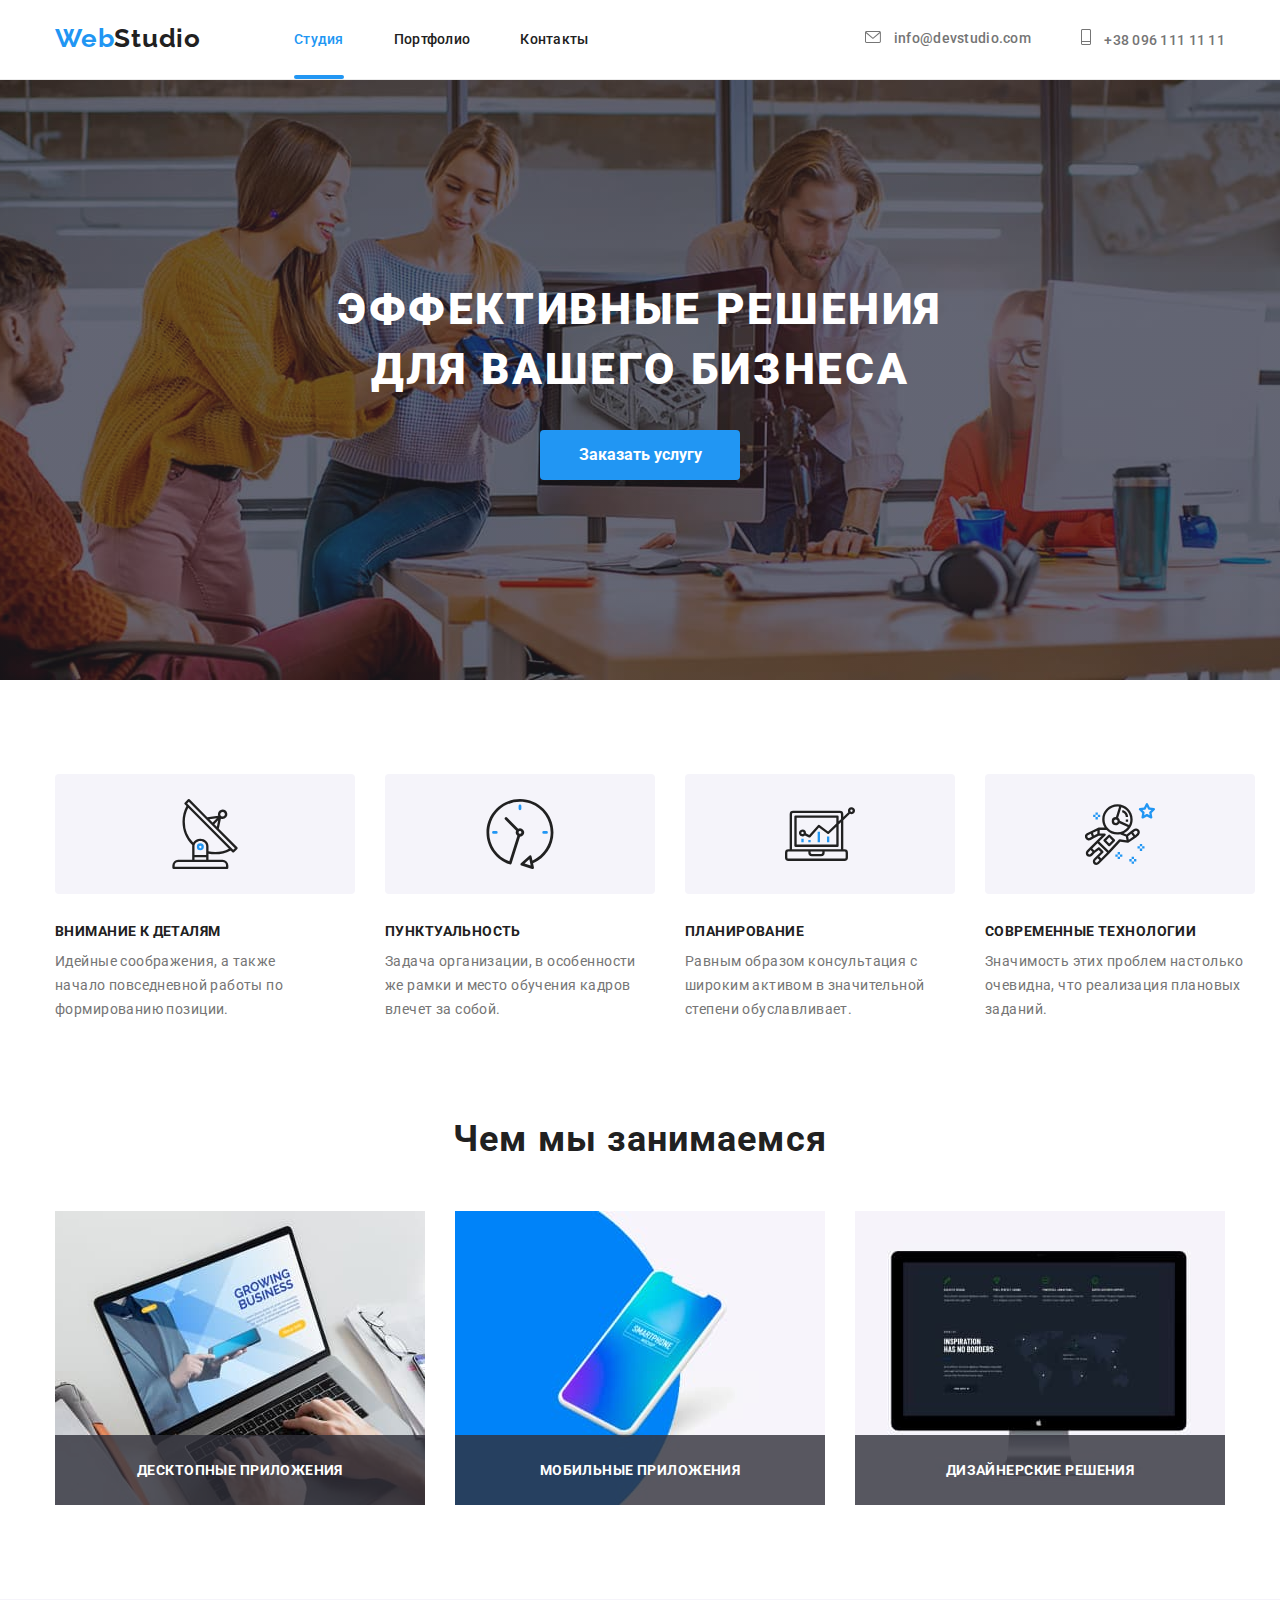
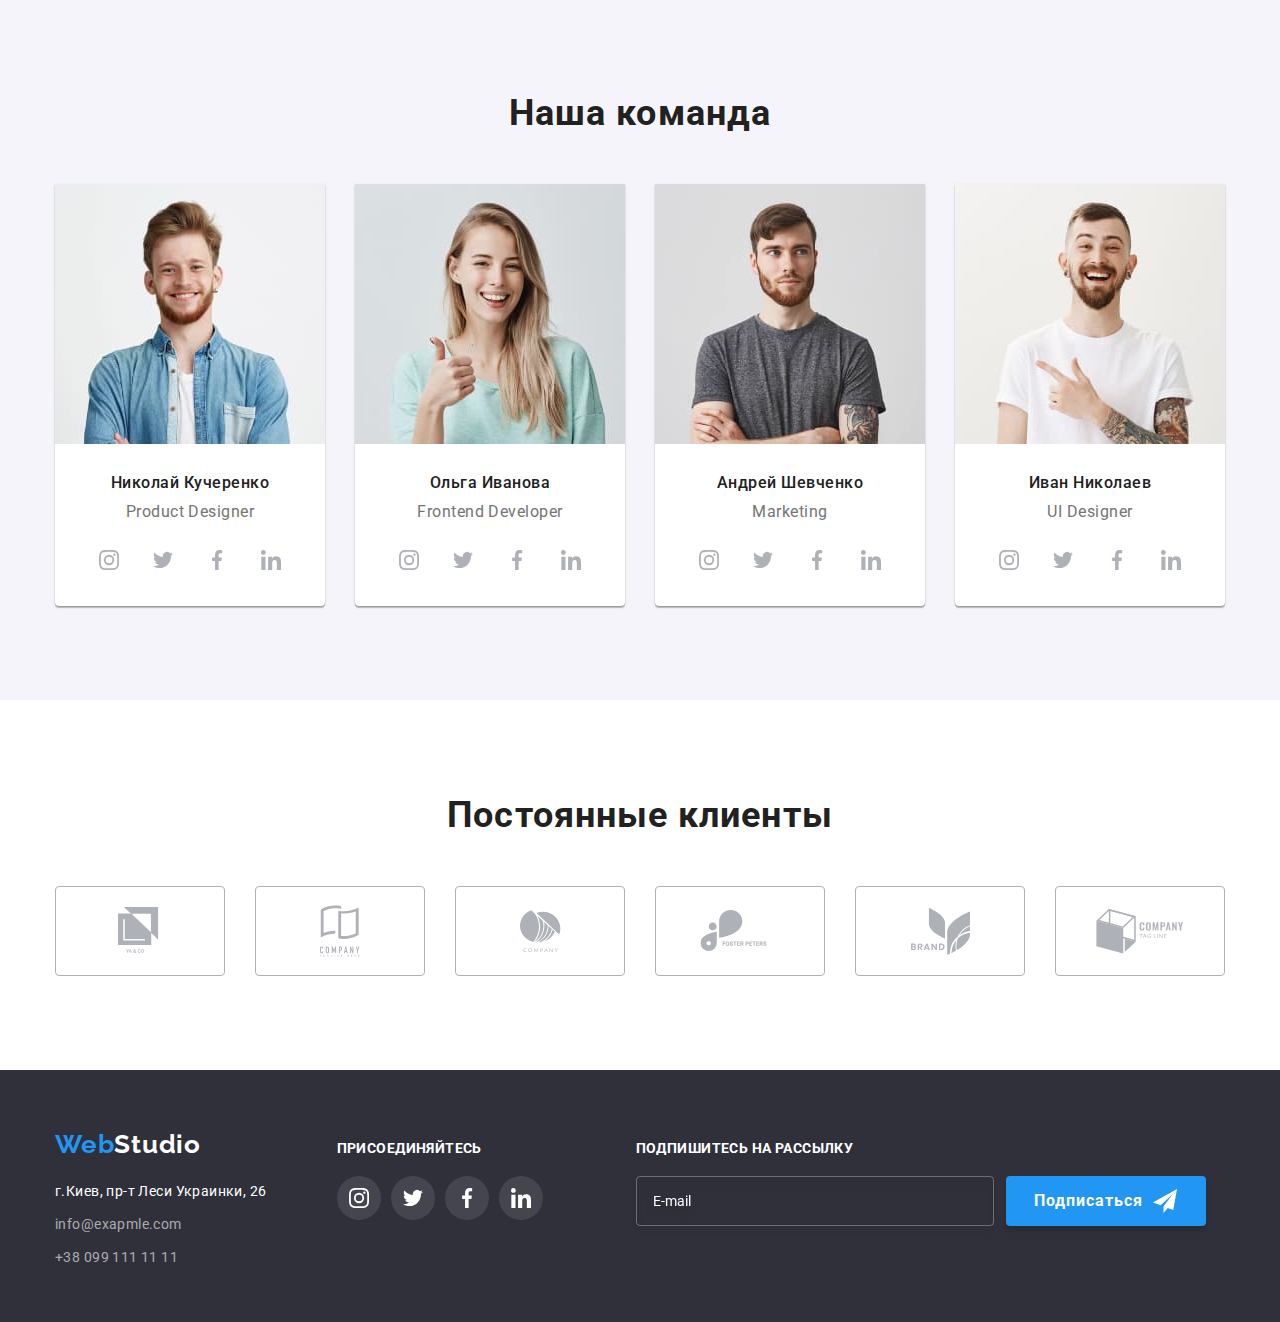
<file: index.html>
<!DOCTYPE html>
<html lang="ru">
<head>
    <meta charset="UTF-8">
    <meta name="viewport" content="width=device-width, initial-scale=1.0">
    <title>Homework</title>
    <link href="https://fonts.googleapis.com/css2?family=Raleway:wght@700&family=Roboto:wght@400;500;700;900&display=swap" rel="stylesheet">
        <link rel="stylesheet" href="https://cdnjs.cloudflare.com/ajax/libs/modern-normalize/1.0.0/modern-normalize.css">
    <link rel="stylesheet" href="./css/style.css">
</head>
<body>

    <!-- Хэдэр  -->
    
    <header class="header-page">
        <div class="container main-nav">
            

       <nav class="site-nav">
        <a href="./index.html" class="nav-logo">Web<span class="logo-studio">Studio</span></a>

        <ul class="list nav-list">
            <li class="item"><a href="" class="site-link current">Студия</a></li>
            <li class="item"><a href="./portfolio.html" class="site-link">Портфолио</a></li>
            <li class="item"><a href="#contacts" class="site-link">Контакты</a></li>
        </ul>       
       </nav>
    

       <ul class="list info-list">
        <li class="item">
            <a href="mailto:info@devstudio.com" class="info">
                <svg class="icon" width="16" height="12">
                    <use href="./img/sprite.svg#icon-envelope"></use>
                </svg>
                info@devstudio.com
            </a>
        </li>
            
        <li class="item">
            <a href="tel:+380991111111" class="info">
                <svg class="icon" width="10" height="16">
                    <use href="./img/sprite.svg#icon-phone"></use>
                </svg>
                +38 096 111 11 11
            </a>
        </li>
    </ul>
      </div>
    </header>

    <main>
               <!-- Герой -->
    
        <section class="hero">   
           <div class="container hero-cont">
            <h1 class="hero-title">Эффективные решения<br> для вашего бизнеса</h1>

             <button class="btn" data-modal-open>Заказать услугу</button>

                        <div class="backdrop is-hidden" data-modal>
                            <div class="modal">
                                
                                <!-- Форма -->

                        <button class="btn-close" data-modal-close>
                            <svg class="icon-close" width="18" height="18">
                                <use href="./img/sprite.svg#icon-modal-btnclose"></use>
                            </svg>
                        </button>

                 <form class="form">
               <h1 class="form-title">Оставьте свои данные, мы вам перезвоним</h1>
                                 
                        <ul class="list form-list">

                            <li class=" form-item">
                                <label class="form-field">
                                    <span class="field-title">Имя</span>                
                            <input class="input-form" type="text" name="name">
                                <svg class="icon-form">
                                    <use href="./img/sprite.svg#icon-modal-name"></use>
                                </svg>         
                        </label>
                    </li>
                                                                            
                            <li class="form-item">
                                    <label class="form-field">
                                        <span class="field-title">Телефон</span>
                                        <input class="input-form" type="tel" name="tel">
                                        <svg class="icon-form">
                                            <use href="./img/sprite.svg#icon-modal-tel"></use>
                                        </svg>
                                    </label>
                        </li>
                                                                                                    
                            <li class="form-item">
                                <label class="form-field" for="mail">
                            <span class="field-title">Почта</span>
                            <input class="input-form" type="email">
                            <svg class="icon-form">
                                <use href="./img/sprite.svg#icon-modal-mail"></use>
                            </svg>
                        </label>
                    </li>
                        </ul>             
                             
                            <label class="form-field text-area" for="comment">
                                <span class="field-title">Комментарий</span>
                        <textarea class="textarea" name="comment" placeholder="Введите текст"></textarea>
                    </label>
                    
                    <!-- Checkbox -->

                   <label class="checkbox-field">
                        <input type="checkbox" name="licence" class="checkbox">
                        <span class="checkbox-label">
                            Соглашаюсь с рассылкой и принимаю &nbsp;<a href="#" class="checkbox-link">Условия
                                договора</a></span>
                   </label>

                    <button class="btn-submit" type="submit">Отправить</button>
            </form>
            </div>
        </div>
            </div>                          
        </section>

                       <!-- Детали -->

    <section class="details">
        <h2 class="visually-hidden">План</h2>

 <div class="container">
     <ul class="list details-ul">
         
    <li class="item">
        <div class="icon-box">
            <svg class="icon" widht="70" height="70">
                <use href="./img/sprite.svg#icon-antenna"></use>
            </svg>
        </div>
        <h3 class="details-title">Внимание к деталям</h3>
        <p class="details-text">Идейные соображения, а также начало повседневной работы по формированию позиции.</p>
    </li>

    <li class="item">
        <div class="icon-box">
            <svg class="icon" width="70" height="70">
                <use href="./img/sprite.svg#icon-clock"></use>
            </svg>
        </div>
        <h3 class="details-title">Пунктуальность</h3>
        <p class="details-text">Задача организации, в особенности же рамки и место обучения кадров влечет за собой.</p>
    </li>

    <li class="item">
        <div class="icon-box">
            <svg class="icon"  width="70" height="70">
                <use href="./img/sprite.svg#icon-diagram"></use>
            </svg>
        </div>
        <h3 class="details-title">Планирование</h3>
        <p class="details-text">Равным образом консультация с широким активом в значительной степени обуславливает.</p>
    </li>

    <li class="item">
    <div class="icon-box">
        <svg class="icon" width="70" height="70">
            <use href="./img/sprite.svg#icon-astronaut"></use>
        </svg>
    </div>
        <h3 class="details-title">Современные технологии</h3>
        <p class="details-text">Значимость этих проблем настолько очевидна, что реализация плановых заданий.</p>
    </li>
</ul>
</div>
    </section>

    <!-- Чем занимаемся -->
    <section class="occupation">        
     <div class="container">
        <h2 class="occupation-title">Чем мы занимаемся</h2>

        <ul class="list occupation-pics">
            <li class="item">
                <div class="thumb-occup">
                    <img src="./img/occup1.jpg" alt="клавиатура" width="370">
                    <div class="occup-overlay">
                        <p class="occup-overlay-text">Десктопные приложения</p>
                    </div>
                </div>
            </li>

            <li class="item">
                <div class="thumb-occup">
                    <img src="./img/occup2.jpg" alt="телефон" width="370">
                    <div class="occup-overlay">
                        <p class="occup-overlay-text">Мобильные приложения</p>
                    </div>
                </div>
            </li>

            <li class="item">
                <div class="thumb-occup">
                    <img src="./img/occup3.jpg" alt="планшет" width="370">
                    <div class="occup-overlay">
                        <p class="occup-overlay-text">Дизайнерские решения</p>
                    </div>
                </div>
            </li>     
    </ul>
     </div>
    </section>

    <!-- Команда -->
    <section class="team">
       <div class="container">
        <h2 class="team-title">Наша команда</h2>

        <ul class="list team-list" >
            <li class="item team-card">
                <img src="./img/team1.jpg" alt="николай кучеренко" width="270">
                <h3 class="team-names">Николай Кучеренко</h3>
                <p class="team-text">Product Designer</p>

                <ul class="list social-list">
                    <li class="social-item">
                        <a href="" class="link social-link">
                            <svg class="icon" widht="20" height="20">
                                <use href="./img/sprite.svg#icon-instagram"></use>
                            </svg>
                        </a>
                    </li>

                    <li class="social-item">
                        <a href="" class="link social-link">
                            <svg class="icon" widht="20" height="20">
                                <use href="./img/sprite.svg#icon-twitter"></use>
                            </svg>
                        </a>
                    </li>

                    <li class="social-item">
                        <a href="" class="link social-link">
                            <svg class="icon" widht="20" height="20">
                                <use href="./img/sprite.svg#icon-facebook"></use>
                            </svg>
                        </a>
                    </li>

                    <li class="social-item">
                        <a href="" class="link social-link">
                            <svg class="icon" widht="20" height="20">
                                <use href="./img/sprite.svg#icon-linkedin"></use>
                            </svg>
                        </a>
                    </li>
                </ul>
            </li>
 
            <li class="item team-card">
                <img src="./img/team2.jpg" alt="ольга иванова"  width="270">
                <h3 class="team-names">Ольга Иванова</h3>
                <p class="team-text">Frontend Developer</p>

                <ul class="list social-list">
                    <li class="social-item">
                        <a href="" class="link social-link">
                            <svg class="icon" widht="20" height="20">
                                <use href="./img/sprite.svg#icon-instagram"></use>
                            </svg>
                        </a>
                    </li>
                    <li class="social-item">
                        <a href="" class="link social-link">
                            <svg class="icon" widht="20" height="20">
                                <use href="./img/sprite.svg#icon-twitter"></use>
                            </svg>
                        </a>
                    </li>
                    <li class="social-item">
                        <a href="" class=" link social-link">
                            <svg class="icon" widht="20" height="20">
                                <use href="./img/sprite.svg#icon-facebook"></use>
                            </svg>
                        </a>
                    </li>
                    <li class="social-item">
                        <a href="" class="link social-link">
                            <svg class="icon" widht="20" height="20">
                                <use href="./img/sprite.svg#icon-linkedin"></use>
                            </svg>
                        </a>
                    </li>
                </ul>
            </li>

            <li class="item team-card">
                <img src="./img/team3.jpg" alt="Андрей Шевченко"  width="270">
                <h3 class="team-names">Андрей Шевченко</h3>
                <p class="team-text">Marketing</p>

                <ul class="list social-list">
                    <li class="social-item">
                        <a href="" class="link social-link">
                            <svg class="icon" widht="20" height="20">
                                <use href="./img/sprite.svg#icon-instagram"></use>
                            </svg>
                        </a>
                    </li>
                    <li class="social-item">
                        <a href="" class="link social-link">
                            <svg class="icon" widht="20" height="20">
                                <use href="./img/sprite.svg#icon-twitter"></use>
                            </svg>
                        </a>
                    </li>
                    <li class="social-item">
                        <a href="" class="link social-link">
                            <svg class="icon" widht="20" height="20">
                                <use href="./img/sprite.svg#icon-facebook"></use>
                            </svg>
                        </a>
                    </li>
                    <li class="social-item">
                        <a href="" class="link social-link">
                            <svg class="icon" widht="20" height="20">
                                <use href="./img/sprite.svg#icon-linkedin"></use>
                            </svg>
                        </a>
                    </li>
                </ul>
            </li>

            <li class="item team-card">
                <img src="./img/team4.jpg" alt="Иван Николаев"  width="270">
                <h3 class="team-names">Иван Николаев</h3>
                <p class="team-text">UI Designer</p>

                <ul class="list social-list">
                    <li class="social-item">
                        <a href="" class="link social-link">
                            <svg class="icon" widht="20" height="20">
                                <use href="./img/sprite.svg#icon-instagram"></use>
                            </svg>
                        </a>
                    </li>
                    <li class="social-item">
                        <a href="" class="link social-link">
                            <svg class="icon" widht="20" height="20">
                                <use href="./img/sprite.svg#icon-twitter"></use>
                            </svg>
                        </a>
                    </li>
                    <li class="social-item">
                        <a href="" class="link social-link">
                            <svg class="icon" widht="20" height="20">
                                <use href="./img/sprite.svg#icon-facebook"></use>
                            </svg>
                        </a>
                    </li>
                    <li class="social-item">
                        <a href="" class="link social-link">
                            <svg class="icon" widht="20" height="20">
                                <use href="./img/sprite.svg#icon-linkedin"></use>
                            </svg>
                        </a>
                    </li>
                </ul>
            </li>      
        </ul>
       </div>
    </section>

    <!-- Клиенты -->

    <section class="clients">
        <div class="container">
            <h4 class="client-title">Постоянные клиенты</h4>
            <ul class="list client-list">

                <li class="item">
                   <a href="" class="link client-link">
                    <svg class="icon" width="44.3" height="49" >
                        <use href="./img/sprite.svg#icon-client1"></use>
                    </svg>
                   </a>
                </li>

                <li class="item">
                    <a href="" class="link client-link">
                        <svg class="icon" width="40" height="52" >
                            <use href="./img/sprite.svg#icon-client2"></use>
                        </svg>
                    </a>
                </li>
                <li class="item">
                    <a href="" class="link client-link">
                        <svg class="icon" width="41" height="42.6" >
                            <use href="./img/sprite.svg#icon-client3"></use>
                        </svg>
                    </a>
                </li>

                <li class="item">
                    <a href="" class="link client-link">
                        <svg class="icon" width="80" height="42" >
                            <use href="./img/sprite.svg#icon-client4"></use>
                        </svg>
                    </a>
                </li>

                <li class="item">
                    <a href="" class="link client-link">
                        <svg class="icon" width="59" height="47">
                            <use href="./img/sprite.svg#icon-client5"></use>
                        </svg>
                    </a>
                </li>

                <li class="item">
                    <a href="" class="link client-link">
                        <svg class="icon" width="88" height="45">
                            <use href="./img/sprite.svg#icon-client6"></use>
                        </svg>
                    </a>
                </li>

            </ul>
        </div>

    </section>
</main>

<!-- Футер -->
    <footer class="footer">
       <div class="container footer-cont">
        <div class="address-footer">
            <a href="./index.html" class="footer-logo">Web<span class="footer-span">Studio</span></a>

        <address id="contacts" class="f-address">
            <p class="f-address-text">г.Киев, пр-т Леси Украинки, 26</p>

            <ul class="list footer-list">
                <li class="item">
                  <a href="mailto:info@exapmle.com" class="footer-info">info@exapmle.com</a>
                </li>
                <li class="item">
                  <a href="tel:+380991111111" class="footer-info">+38 099 111 11 11</a>
                </li>
            </ul>
        </address>
        </div>
         
          <div class="footer-social">

<p class="footer-social-title">присоединяйтесь</p>

<ul class="list social-list">
    <li class="social-item">
        <a href="" class="link social-link-footer">
            <svg class="icon" widht="20" height="20">
                <use href="./img/sprite.svg#icon-instagram"></use>
            </svg>
        </a>
    </li>

    <li class="social-item">
        <a href="" class="link social-link-footer">
            <svg class="icon" widht="20" height="20">
                <use href="./img/sprite.svg#icon-twitter"></use>
            </svg>
        </a>
    </li>

    <li class="social-item">
        <a href="" class="link social-link-footer">
            <svg class="icon" widht="20" height="20">
                <use href="./img/sprite.svg#icon-facebook"></use>
            </svg>
        </a>
    </li>

    <li class="social-item">
        <a href="" class=" link social-link-footer">
            <svg class="icon" widht="20" height="20">
                <use href="./img/sprite.svg#icon-linkedin"></use>
            </svg>
        </a>
    </li>
</ul>
       </div>

<form class="subscribe">            
                <b  class="subs-title">Подпишитесь на рассылку</b>

                <div class="subs-div">
                <input class="input-subscribe" type="email" name="E-mail" id="email" placeholder="E-mail">
                
                <button class="btn-subscribe" type="submit">Подписаться
                    <svg class="btn-icon" width="24" height="24">
                        <use href="./img/sprite.svg#icon-send"></use>
                    </svg>
                </button>
                </div>
            </form>
    </div>
    </footer>
    <script src="./js/modal.js"></script>
</body>
</html>
</file>
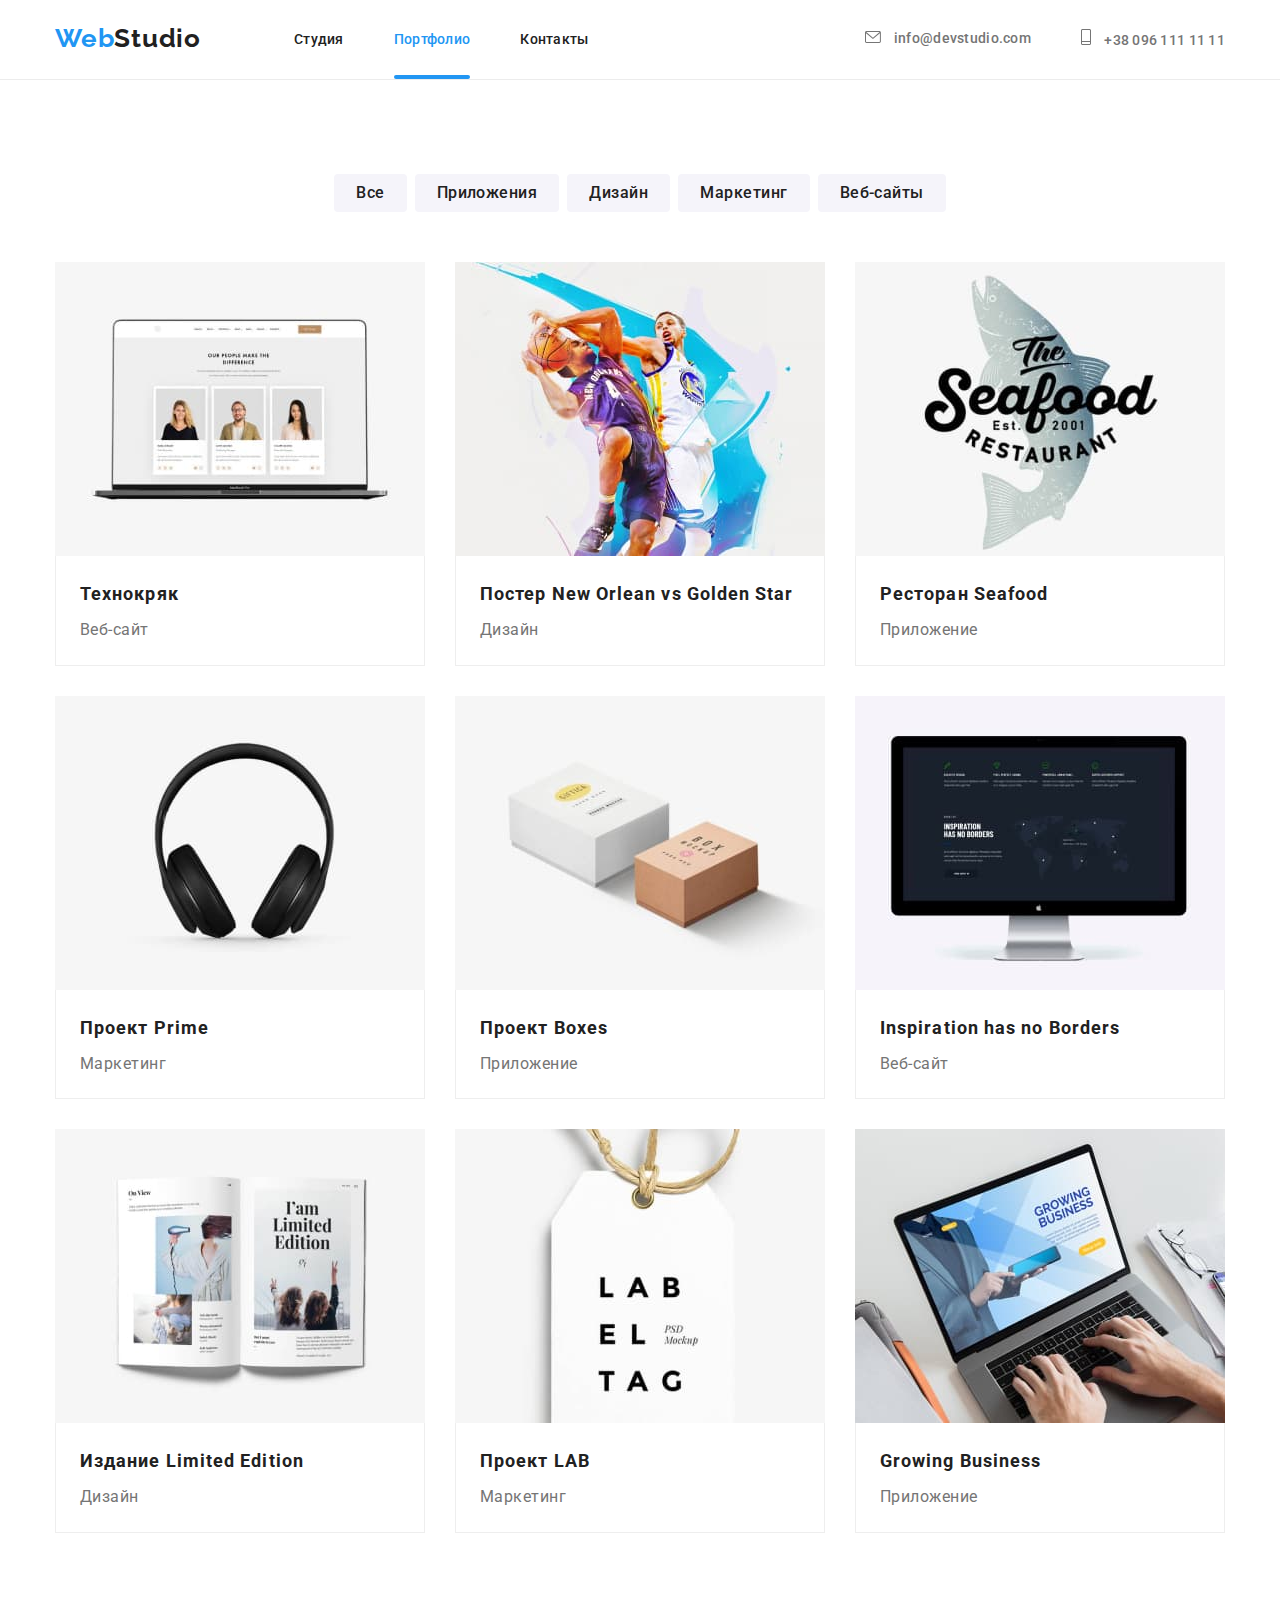
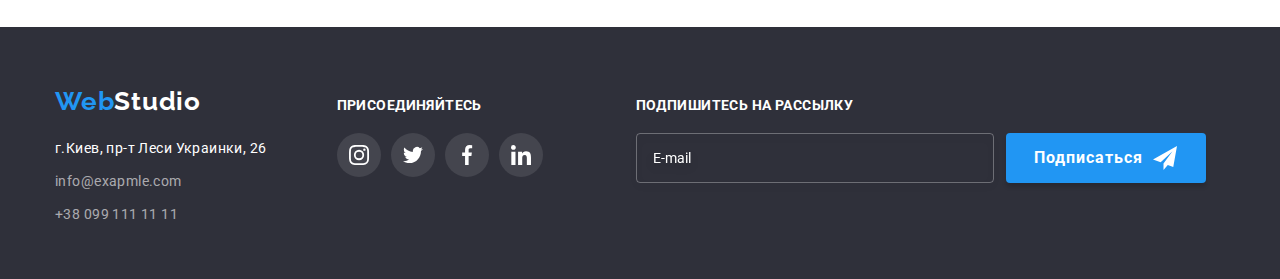
<file: portfolio.html>
<!DOCTYPE html>
<html lang="ru">
<head>
    <meta charset="UTF-8">
    <meta name="viewport" content="width=device-width, initial-scale=1.0">
    <title>Homework2</title>
    <link href="https://fonts.googleapis.com/css2?family=Raleway:wght@700&family=Roboto:wght@400;500;700;900&display=swap"
        rel="stylesheet">
        <link rel="stylesheet" href="https://cdnjs.cloudflare.com/ajax/libs/modern-normalize/1.0.0/modern-normalize.css">
    <link rel="stylesheet" href="./css/style.css">
</head>
<body>
       <!-- Хэдэр  -->
       <header class="header-page">
        <div class="container main-nav">
            

       <nav class="site-nav">
        <a href="./index.html" class="nav-logo">Web<span class="logo-studio">Studio</span></a>

        <ul class="list nav-list">
            <li class="item"><a href="./index.html" class="site-link">Студия</a></li>
            <li class="item"><a href="" class="site-link  current">Портфолио</a></li>
            <li class="item"><a href="#contacts" class="site-link">Контакты</a></li>
        </ul>       
       </nav>
    

       <ul class="list info-list">
        <li class="item">
            <a href="mailto:info@devstudio.com" class="info">
                <svg class="icon" width="16" height="12">
                    <use href="./img/sprite.svg#icon-envelope"></use>
                </svg>
                info@devstudio.com
            </a>
        </li>
            
        <li class="item">
            <a href="tel:+380991111111" class="info">
                <svg class="icon" width="10" height="16">
                    <use href="./img/sprite.svg#icon-phone"></use>
                </svg>
                +38 096 111 11 11
            </a>
        </li>
    </ul>
      </div>
    </header>

     <!-- Фильтры -->
     <main>
         
     <section class="filter">
         <div class="container">
        <h1 class="visually-hidden">Портфолио</h1>
         <ul class="list filter-list">
             <li class="item"><button type="button" class="filter-link">Все</button></li>
             <li class="item"><button type="button" class="filter-link">Приложения</button></li>
             <li class="item"><button type="button" class="filter-link">Дизайн</button></li>
             <li class="item"><button type="button" class="filter-link">Маркетинг</button></li>
             <li class="item"><button type="button" class="filter-link">Веб-сайты</button></li>
         </ul>
        
     <!-- Оффер -->
    <ul class="list offer-list">

        <li class="offer-card">
            <a href="#" class="link">
            <div class="offer-thumb">
                <img src="./img/laptop1.jpg" alt="ноутбук">
                <div class="offer-overlay">
                    <p class="overlay-text">Технокряк это современная площадка распространения коронавируса. Компании используют эту платформу для цифрового
                    шпионажа и атак на защищённые сервера конкурентов.</p>
                </div>
            </div>
            <div class="card-description">
            <h2 class="offer-title">Технокряк</h2>
            <p class="offer-text">Веб-сайт</p>
        </div>
    </a>
        </li>

        <li class="offer-card">
            <a href="#" class="link">
            <div class="offer-thumb">
                <img src="./img/basketball2.jpg" alt="баскетбол">
                <div class="offer-overlay">
                    <p class="overlay-text">Технокряк это современная площадка распространения коронавируса. Компании используют эту
                        платформу для цифрового
                        шпионажа и атак на защищённые сервера конкурентов.</p>
                </div>
            </div>
            <div class="card-description">
            <h2 class="offer-title">Постер New Orlean vs Golden Star</h2>
            <p class="offer-text">Дизайн</p>
        </div>
    </a>
        </li>

        <li class="offer-card">
            <a href="#" class="link">
           <div class="offer-thumb">
                <img src="./img/seafood3.jpg" alt="ресторан">
                <div class="offer-overlay">
                    <p class="overlay-text">Технокряк это современная площадка распространения коронавируса. Компании используют эту
                        платформу для цифрового
                        шпионажа и атак на защищённые сервера конкурентов.</p>
                </div>
           </div>
               
            <div class="card-description">
            <h2 class="offer-title">Ресторан Seafood</h2>
            <p class="offer-text">Приложение</p>
            </div>
        </a>
        </li>

        <li class="offer-card">
            <a href="#" class="link">
                
            <div class="offer-thumb">
                <img src="./img/speakers4.jpg" alt="наушники">
                <div class="offer-overlay">
                    <p class="overlay-text">Технокряк это современная площадка распространения коронавируса. Компании используют эту
                        платформу для цифрового
                        шпионажа и атак на защищённые сервера конкурентов.</p>
                </div>
            </div>
            <div class="card-description">
            <h2 class="offer-title">Проект Prime</h2>
            <p class="offer-text">Маркетинг</p>
            </div>
        </a>
        </li>

        <li class="offer-card">
            <a href="#" class="link">
            <div class="offer-thumb">
                <img src="./img/boxes5.jpg" alt="коробочки">
                <div class="offer-overlay">
                    <p class="overlay-text">Технокряк это современная площадка распространения коронавируса. Компании используют эту
                        платформу для цифрового
                        шпионажа и атак на защищённые сервера конкурентов.</p>
                </div>
            </div>
            <div class="card-description">
            <h2 class="offer-title">Проект Boxes</h2>
            <p class="offer-text">Приложение</p>
            </div>
        </a>
        </li>

        <li class="offer-card">
            <a href="#" class="link">
         <div class="offer-thumb">
                <img src="./img/screen6.jpg" alt="монитор">
                <div class="offer-overlay">
                    <p class="overlay-text">Технокряк это современная площадка распространения коронавируса. Компании используют эту
                        платформу для цифрового
                        шпионажа и атак на защищённые сервера конкурентов.</p>
                </div>
         </div>
            <div class="card-description">
            <h2 class="offer-title">Inspiration has no Borders</h2>
            <p class="offer-text">Веб-сайт</p>
            </div>
        </a>
        </li>

        <li class="offer-card">
            <a href="#" class="link">
           <div class="offer-thumb">
                <img src="./img/book7.jpg" alt="журнал">
                <div class="offer-overlay">
                    <p class="overlay-text">Технокряк это современная площадка распространения коронавируса. Компании используют эту
                        платформу для цифрового
                        шпионажа и атак на защищённые сервера конкурентов.</p>
                </div>
           </div>
            <div class="card-description">
            <h2 class="offer-title">Издание Limited Edition</h2>
            <p class="offer-text">Дизайн</p>
            </div>
        </a>
        </li>

        <li class="offer-card">
            <a href="#" class="link">
           <div class="offer-thumb">
                <img src="./img/label8.jpg" alt="ярлык">
                <div class="offer-overlay">
                    <p class="overlay-text">Технокряк это современная площадка распространения коронавируса. Компании используют эту
                        платформу для цифрового
                        шпионажа и атак на защищённые сервера конкурентов.</p>
                </div>
           </div>
            <div class="card-description">
            <h2 class="offer-title">Проект LAB</h2>
            <p class="offer-text">Маркетинг</p>
            </div>
        </a>
        </li>

        <li class="offer-card">
            <a href="#" class="link">
                <div class="offer-thumb">
                    <img src="./img/laptop9.jpg" alt="лэптоп">
                    <div class="offer-overlay">
                        <p class="overlay-text">Технокряк это современная площадка распространения коронавируса. Компании используют эту
                            платформу для цифрового
                            шпионажа и атак на защищённые сервера конкурентов.</p>
                    </div>
                </div>                 
            <div class="card-description">
            <h2 class="offer-title">Growing Business</h2>
            <p class="offer-text">Приложение</p>
            </div>
        </a>
        </li>
    </ul>
</div>
</section>
</main>

     <!-- Футер -->
<footer class="footer">
    <div class="container footer-cont">
        <div class="address-footer">
            <a href="./index.html" class="footer-logo">Web<span class="footer-span">Studio</span></a>

            <address id="contacts" class="f-address">
                <p class="f-address-text">г.Киев, пр-т Леси Украинки, 26</p>

                <ul class="list footer-list">
                    <li class="item">
                        <a href="mailto:info@exapmle.com" class="footer-info">info@exapmle.com</a>
                    </li>
                    <li class="item">
                        <a href="tel:+380991111111" class="footer-info">+38 099 111 11 11</a>
                    </li>
                </ul>
            </address>
        </div>

        <div class="footer-social">

            <p class="footer-social-title">присоединяйтесь</p>

            <ul class="list social-list">
                <li class="social-item">
                    <a href="" class="link social-link-footer">
                        <svg class="icon" widht="20" height="20">
                            <use href="./img/sprite.svg#icon-instagram"></use>
                        </svg>
                    </a>
                </li>

                <li class="social-item">
                    <a href="" class="link social-link-footer">
                        <svg class="icon" widht="20" height="20">
                            <use href="./img/sprite.svg#icon-twitter"></use>
                        </svg>
                    </a>
                </li>

                <li class="social-item">
                    <a href="" class="link social-link-footer">
                        <svg class="icon" widht="20" height="20">
                            <use href="./img/sprite.svg#icon-facebook"></use>
                        </svg>
                    </a>
                </li>

                <li class="social-item">
                    <a href="" class=" link social-link-footer">
                        <svg class="icon" widht="20" height="20">
                            <use href="./img/sprite.svg#icon-linkedin"></use>
                        </svg>
                    </a>
                </li>
            </ul>

        </div>

            <form class="subscribe-form">
            <b class="subs-title">Подпишитесь на рассылку</b>
            
            <div class="subs-div">
                <input class="input-subscribe" type="email" name="E-mail" id="email" placeholder="E-mail">
            
                <button class="btn-subscribe" type="submit">Подписаться
                    <svg class="btn-icon" width="24" height="24">
                        <use href="./img/sprite.svg#icon-send"></use>
                    </svg>
                </button>
            </div>
            </form>        
    </div>
</footer>
    <script src="./js/modal.js"></script>
</body>
</html>
</file>
<file: css/style.css>
:root {
  --primary-text-color: #212121;
  --text-color-p: #757575;
  --white: #ffffff;
  --main-background: #e5e5e5;
  --hero-footer-bcg: #2f303a;
  --blue: #2196f3;
  --footer-address: rgba(255, 255, 255, 0.6);
  --bcg-team: #f5f4fa;
  --icon-fill-col: #afb1b8;
  --overlay-blue: rgba(33, 150, 243, 0.9);

  --timing-function: cubic-bezier(0.4, 0, 0.2, 1);
}

html {
  box-sizing: border-box;
}

*,
*::before,
*::after {
  box-sizing: inherit;
}
/* site-nav */

body {
  font-family: "Roboto", sans-serif;
  color: var(--primary-text-color);
  font-size: 14px;
}

li {
  list-style: none;
}

h1,
h2,
h3,
h4,
p {
  margin: 0;
}

img {
  display: block;
  max-width: 100%;
  height: auto;
}

.list {
  padding: 0;
  margin: 0;
}

.container {
  width: 1200px;
  margin-left: auto;
  margin-right: auto;
  padding-left: 15px;
  padding-right: 15px;
}

.main-nav {
  display: flex;
  align-items: center;
}
.header-page {
  padding-top: 24px;
  padding-bottom: 25px;

  background-color: var(--white);
  border-bottom: 1px solid #ececec;
}

.site-nav {
  display: flex;
  align-items: center;

  background-color: var(--white);
}

.nav-list {
  display: flex;
  margin-left: 93px;
}

.nav-list .item:not(:last-child) {
  margin-right: 50px;
}

.nav-logo {
  display: inline-block;

  color: var(--blue);
  font-family: Raleway, sans-serif;
  font-weight: 700;
  font-size: 26px;
  list-style: 1.2;
  letter-spacing: 0.03em;
  text-decoration: none;
}

.logo-studio {
  color: var(--primary-text-color);
}

.site-link {
  padding-top: 32px;
  padding-bottom: 32px;
  color: var(--primary-text-color);
  font-weight: 500;
  font-size: 14px;
  line-height: 0.87;
  letter-spacing: 0.02em;
  text-decoration: none;

  transition: color 250ms cubic-bezier(0.4, 0, 0.2, 1);
}

.site-link:hover,
.site-link:focus {
  color: var(--blue);
}

.site-link.current {
  position: relative;

  color: var(--blue);
  text-decoration: none;
}

.site-link.current::after {
  position: absolute;
  left: 0;
  bottom: 0;

  width: 100%;
  height: 4px;
  content: " ";
  display: block;

  border-radius: 2px;
  background-color: var(--blue);
}

/* Info */

.info-list {
  display: flex;
  align-items: center;
  margin-left: auto;
}

.info-list .item:not(:last-child) {
  margin-right: 50px;
}

.info {
  display: block;

  color: var(--text-color-p);
  font-weight: 500;
  font-size: 14px;
  line-height: 1.14;
  letter-spacing: 0.02em;
  text-decoration: none;

  transition: color 250ms cubic-bezier(0.4, 0, 0.2, 1);
}

.info:hover,
.info:focus {
  color: var(--blue);
}

.icon {
  padding: 0;
  margin: 0;
}

.info-list .icon {
  margin-right: 10px;
  fill: currentColor;
}

/* hero */
.hero {
  display: flex;
  text-align: center;
  height: 600px;
  max-width: 1600px;
  margin-left: auto;
  margin-right: auto;

  background-image: linear-gradient(
      to right,
      rgba(47, 48, 58, 0.4),
      rgba(47, 48, 58, 0.4)
    ),
    url(../img/hero-pic.jpg);
  background-repeat: no-repeat;
  background-size: cover;
  background-position: center;

  padding-top: 200px;
  padding-bottom: 200px;
  background-color: var(--hero-footer-bcg);
}

.hero-cont {
  display: flex;
  flex-direction: column;
  align-items: center;
}

.hero-title {
  width: 696px;
  margin-bottom: 30px;

  color: var(--white);
  font-weight: 900;
  font-size: 44px;
  line-height: 1.36;

  letter-spacing: 0.06em;
  text-transform: uppercase;
}

.btn {
  display: inline-block;
  min-width: 200px;
  height: 50px;
  padding: 10px 32px;

  border: 0;
  border-radius: 4px;
  font-weight: 700;
  font-size: 16px;
  line-height: 1.87;

  color: var(--white);
  background-color: var(--blue);
  text-decoration: none;

  transition: background-color 250ms cubic-bezier(0.4, 0, 0.2, 1),
    color 250ms cubic-bezier(0.4, 0, 0.2, 1);
}

.btn:hover,
.btn:focus {
  color: var(--blue);
  background-color: var(--white);
}

/* Бэкдроп */
.backdrop {
  position: fixed;
  top: 0;
  left: 0;

  opacity: 1;
  transition: opacity 250ms cubic-bezier(0.4, 0, 0.2, 1);
  width: 100%;
  height: 100%;
  z-index: 10;

  background-color: rgba(0, 0, 0, 0.2);
}

.backdrop.is-hidden {
  opacity: 0;
  pointer-events: none;
}

/* Модальное окно */

.modal {
  position: absolute;
  top: 50%;
  left: 50%;
  transform: translate(-50%, -50%);
  min-width: 528px;
  min-height: 580px;

  padding: 40px;
  min-height: 581px;
  border-radius: 4px;

  background-color: var(--white);
  box-shadow: 0px 1px 3px rgba(0, 0, 0, 0.12), 0px 1px 1px rgba(0, 0, 0, 0.14),
    0px 2px 1px rgba(0, 0, 0, 0.2);

  transition: transform 250ms cubic-bezier(0.4, 0, 0.2, 1);
}

.btn-close {
  position: absolute;
  top: 8px;
  right: 8px;
  /* padding: 10px; */
  width: 30px;
  height: 30px;
  border-radius: 50%;
  border: 1px solid rgba(0, 0, 0, 0.1);
  background-color: transparent;
}

.icon-close {
  display: block;
  transition: fill 250ms cubic-bezier(0.4, 0, 0.2, 1);
}

.btn-close:hover .icon-close,
.btn-close:focus .icon-close {
  fill: var(--blue);
}

/* Форма */

.form {
  text-align: center;
}

.form-title {
  margin-bottom: 30px;
  font-weight: 700;
  font-size: 20px;
  line-height: 1.15;
  text-align: center;
  letter-spacing: 0.03em;
  color: var(--primary-text-color);
}

.form-list {
  margin-bottom: 10px;
}

.form-field {
  position: relative;
  display: flex;
  flex-direction: column;
  align-items: flex-start;
}

.form-item {
  margin-bottom: 10px;
}

.input-form {
  margin: 0;
  padding-top: 12px;
  padding-bottom: 12px;
  padding-left: 42px;
  width: 100%;
  height: 40px;
  border: 1px solid rgba(33, 33, 33, 0.2);
  box-sizing: border-box;
  border-radius: 4px;
  transition: border-color 250ms cubic-bezier(0.4, 0, 0.2, 1);
}

.input-form:hover {
  border-color: var(--blue);
}

.field-title {
  margin-bottom: 4px;

  font-weight: 400;
  font-size: 14px;
  line-height: 1.14;
  letter-spacing: 0.01em;
  color: var(--text-color-p);
}

.icon-form {
  position: absolute;
  top: 50%;
  left: 19px;
  width: 18px;
  height: 18px;

  display: block;
  fill: var(--primary-text-color);
  transition: color 250ms cubic-bezier(0.4, 0, 0.2, 1);
}

.input-form:hover + .icon-form,
.input-form:focus + .icon-form {
  fill: var(--blue);
}

.text-area {
  margin-bottom: 20px;
}

.textarea {
  padding: 12px 16px;
  width: 100%;
  height: 120px;

  resize: none;
  border: 1px solid rgba(33, 33, 33, 0.2);
  transition: border-color 250ms cubic-bezier(0.4, 0, 0.2, 1);
}

.textarea:hover {
  border-color: var(--blue);
}

/* Checkbox */

.checkbox-field {
  margin-bottom: 30px;
  display: flex;
  align-items: flex-start;
}

.checkbox {
  position: absolute;
  width: 1px;
  height: 1px;
  margin: -1px;
  padding: 0;
  overflow: hidden;
  border: 0;
  clip: rect(0 0 0 0);
}

.checkbox-label {
  display: flex;
  align-items: center;
  font-weight: 400;
  font-size: 14px;
  line-height: 1.71;
  letter-spacing: 0.03em;
  color: var(--text-color-p);
}

.checkbox-label::before {
  content: "";
  display: inline-block;
  width: 16px;
  height: 15px;
  border: 2px solid var(--primary-text-color);
  border-radius: 2px;
  margin-right: 8px;
  transition: background-color 250ms cubic-bezier(0.4, 0, 0.2, 1),
    border-color 250ms cubic-bezier(0.4, 0, 0.2, 1);
}

.checkbox:checked + .checkbox-label::before {
  background-image: url(../img/icon-check.svg);
  background-color: var(--blue);
  border-color: var(--blue);
  background-position: center;
  background-origin: border-box;
  background-size: contain;
}

.checkbox-link {
  color: var(--blue);
}

.btn-submit {
  display: inline-block;
  min-width: 200px;
  height: 50px;
  padding: 10px 55px;
  border: 0;

  font-weight: 700;
  font-size: 16px;
  line-height: 1.87;

  align-items: center;
  text-align: center;
  letter-spacing: 0.06em;
  color: var(--white);
  background-color: #188ce8;
  box-shadow: 0px 4px 4px rgba(0, 0, 0, 0.15);
  cursor: pointer;
}

/* details */

.details {
  padding-top: 94px;
  padding-bottom: 94px;
  background-color: var(--white);
}

.visually-hidden {
  position: absolute !important;
  clip: rect(1px 1px 1px 1px);
  clip: rect(1px, 1px, 1px, 1px);
  padding: 0 !important;
  border: 0 !important;
  height: 1px !important;
  width: 1px !important;
  overflow: hidden;
}

.details-ul {
  display: flex;
  margin: 0;
  padding: 0;
}

.details-title {
  margin: 0;
  margin-bottom: 10px;
  width: 270px;
  height: 16px;

  color: var(--primary-text-color);
  font-weight: 700;
  font-size: 14px;
  line-height: 1.14;
  letter-spacing: 0.03em;
  text-transform: uppercase;
}

.details-ul .item:not(:last-child) {
  margin-right: 30px;
}

.details-text {
  margin: 0;

  color: var(--text-color-p);
  font-weight: 400;
  font-size: 14px;
  line-height: 1.71;
  letter-spacing: 0.03em;
  width: 270px;
  height: 75px;
}

.icon-box {
  display: flex;
  justify-content: center;
  align-items: center;
  height: 120px;
  margin-bottom: 30px;
  border-radius: 4px;
  background-color: var(--bcg-team);
}

/* occupation */
.occupation {
  padding-bottom: 94px;
  background-color: var(--white);
}

.occupation-title {
  color: var(--primary-text-color);

  font-weight: 700;
  font-size: 36px;
  line-height: 1.16;
  text-align: center;
  letter-spacing: 0.03em;
  margin-bottom: 50px;
}

.occupation-pics {
  display: flex;
}

.occupation-pics .item:not(:last-child) {
  margin-right: 30px;
}

.thumb-occup {
  position: relative;
}

.occup-overlay {
  position: absolute;
  bottom: 0;
  left: 0;

  width: 100%;
  height: 70px;
  padding-top: 27px;

  background-color: rgba(47, 48, 58, 0.8);
}

.occup-overlay-text {
  margin-bottom: 0;

  color: var(--white);
  font-weight: 700;
  font-size: 14px;
  line-height: 1.142;
  text-align: center;
  letter-spacing: 0.03em;
  text-transform: uppercase;
}

/* Команда */

.team {
  padding-top: 94px;
  padding-bottom: 94px;
  background-color: var(--bcg-team);
}

.team-title {
  margin-bottom: 50px;

  color: var(--primary-text-color);
  font-weight: 700;
  font-size: 36px;
  line-height: 1.16;
  text-align: center;
  letter-spacing: 0.03em;
}

.team-list {
  display: flex;
  justify-content: space-between;
}

.team-card {
  width: 270px;
  padding-bottom: 24px;
  background-color: var(--white);
  text-align: center;

  box-shadow: 0px 1px 3px rgba(0, 0, 0, 0.12), 0px 1px 1px rgba(0, 0, 0, 0.14),
    0px 2px 1px rgba(0, 0, 0, 0.2);
  border-radius: 0px 0px 4px 4px;
}

.offer-card a {
  text-decoration: none;
}

.team-card img {
  margin-bottom: 30px;
}

.team-names {
  color: var(--primary-text-color);
  font-weight: 500;
  font-size: 16px;
  line-height: 1.18;
  letter-spacing: 0.03em;
  margin: 0;
  margin-bottom: 10px;
}

.team-text {
  color: var(--text-color-p);

  font-weight: 400;
  font-size: 16px;
  line-height: 1.18;
  letter-spacing: 0.03em;
  margin: 0;
}

.social-list {
  margin-top: 16px;
  display: flex;
  justify-content: center;
}

.social-item:not(:last-child) {
  margin-right: 10px;
}

.social-link {
  display: flex;
  justify-content: center;
  align-items: center;
  fill: var(--icon-fill-col);
  width: 44px;
  height: 44px;
  border-radius: 50%;

  transition: background-color 250ms cubic-bezier(0.4, 0, 0.2, 1),
    color 250ms cubic-bezier(0.4, 0, 0.2, 1);
}

.social-link:hover,
.social-link:focus {
  fill: var(--white);
  background-color: var(--blue);
}

/* Клиенты */

.clients {
  padding-top: 94px;
  padding-bottom: 94px;
  background-color: var(--white);
}

.client-title {
  margin-bottom: 50px;

  font-family: Roboto;
  font-style: normal;
  font-weight: bold;
  font-size: 36px;
  line-height: 42px;
  text-align: center;
  letter-spacing: 0.03em;
}

.client-list {
  display: flex;
  justify-content: center;
}

.client-list .item:not(:last-child) {
  margin-right: 30px;
}

.client-link {
  display: flex;
  justify-content: center;
  align-items: center;
  width: 170px;
  height: 90px;
  border: 1px solid var(--icon-fill-col);
  border-radius: 4px;
  fill: var(--icon-fill-col);

  transition: 250ms cubic-bezier(0.4, 0, 0.2, 1);
}

.client-link:hover,
.client-link:focus {
  fill: var(--blue);
  border-color: var(--blue);
}

/* Portfolio */

/* Фильтры */

.filter {
  padding-top: 94px;
  padding-bottom: 94px;
}

.filter-list {
  display: flex;
  justify-content: center;
  margin-bottom: 50px;
}

.filter-list .item:not(:last-child) {
  margin-right: 8px;
}

.filter-link {
  display: inline-block;
  padding: 6px 22px;

  text-align: center;
  color: var(--primary-text-color);
  background-color: var(--bcg-team);
  border: 1px transparent;
  font-family: inherit;
  font-weight: 500;
  font-size: 16px;
  line-height: 1.62;
  border-radius: 4px;
  letter-spacing: 0.03em;

  transition: background-color 250ms cubic-bezier(0.4, 0, 0.2, 1),
    color 250ms cubic-bezier(0.4, 0, 0.2, 1),
    box-shadow 250ms cubic-bezier(0.4, 0, 0.2, 1);
}

.filter-link:hover,
.filter-link:focus {
  color: var(--white);
  background-color: var(--blue);
  box-shadow: 0px 3px 1px rgba(0, 0, 0, 0.1), 0px 1px 2px rgba(0, 0, 0, 0.08),
    0px 2px 2px rgba(0, 0, 0, 0.12);
}

/* Оффер */

.offer-list {
  display: flex;
  flex-wrap: wrap;
  margin: -15px;
}
.offer-card {
  width: 370px;
  margin: 15px;
  background-color: var(--white);
  box-sizing: border-box;

  transition: 250ms cubic-bezier(0.4, 0, 0.2, 1);
}

.offer-card:hover,
.offer-card:focus-within {
  box-shadow: 0px 1px 1px rgba(0, 0, 0, 0.12), 0px 4px 4px rgba(0, 0, 0, 0.06),
    1px 4px 6px rgba(0, 0, 0, 0.16);
}

/* Overlay */

.offer-thumb {
  position: relative;
  overflow: hidden;
}

.offer-overlay {
  position: absolute;
  top: 0;
  left: 0;
  transform: translateY(100%);

  width: 100%;
  height: 100%;
  padding: 63px 24px;

  background-color: var(--overlay-blue);

  transition: transform 250ms cubic-bezier(0.4, 0, 0.2, 1);
}

.offer-card .link:hover .offer-overlay,
.offer-card .link:focus .offer-overlay {
  transform: translateY(0);
  transition: 250ms cubic-bezier(0.4, 0, 0.2, 1);
}

.overlay-text {
  font-weight: 400;
  font-size: 18px;
  line-height: 1.56;
  letter-spacing: 0.03em;
  color: var(--white);
}

.card-description {
  padding: 20px 24px;
  border-right: 1px solid #eeeeee;
  border-bottom: 1px solid #eeeeee;
  border-left: 1px solid #eeeeee;
}

.offer-title {
  color: var(--primary-text-color);

  font-weight: 700;
  font-size: 18px;
  line-height: 2;
  letter-spacing: 0.06em;
  margin: 0;
  margin-bottom: 4px;
}

.offer-text {
  color: var(--text-color-p);

  font-weight: 400;
  font-size: 16px;
  line-height: 1.8;
  letter-spacing: 0.03em;
  margin: 0;
}

/* footer */

.footer {
  height: 252px;
  padding-top: 60px;
  padding-bottom: 60px;
  background-color: var(--hero-footer-bcg);
}

.footer-cont {
  display: flex;
  align-items: baseline;
}

.address-footer {
  margin-right: 70px;
}

.footer-logo {
  display: inline-block;
  margin-bottom: 20px;

  color: var(--blue);
  font-family: Raleway, sans-serif;
  font-weight: 700;
  font-size: 26px;
  font-style: normal;
  list-style: 1.2;
  letter-spacing: 0.03em;
  text-decoration: none;
}

.footer-span {
  color: var(--white);
}

.f-address {
  display: flex;
  flex-direction: column;

  color: var(--white);

  font-weight: 400;
  font-size: 14px;
  font-style: normal;
  line-height: 1.71;
  letter-spacing: 0.03em;

  transition: color 250ms cubic-bezier(0.4, 0, 0.2, 1);
}

.f-address:hover,
.f-address:focus {
  color: var(--blue);
}

.f-address-text {
  margin: 0;
  margin-bottom: 9px;
}

.footer-list .item:not(:last-child) {
  margin-bottom: 9px;
}

.footer-info {
  color: var(--footer-address);

  font-weight: 400;
  font-size: 14px;
  line-height: 1.71;
  letter-spacing: 0.03em;
  text-decoration: none;

  transition: color 250ms cubic-bezier(0.4, 0, 0.2, 1);
}

.footer-info:hover,
.footer-info:focus {
  color: var(--blue);
}

.footer-social {
  margin-right: 93px;
}

.footer-social-title {
  margin-bottom: 20px;
  padding: 0;

  color: var(--white);
  font-family: Roboto;
  font-weight: bold;
  font-size: 14px;
  line-height: 16px;
  letter-spacing: 0.03em;
  text-transform: uppercase;
}

.social-link-footer {
  display: flex;
  justify-content: center;
  align-items: center;
  fill: var(--white);
  background-color: rgba(255, 255, 255, 0.1);
  width: 44px;
  height: 44px;
  border-radius: 50%;

  transition: background-color 250ms cubic-bezier(0.4, 0, 0.2, 1),
    color 250ms cubic-bezier(0.4, 0, 0.2, 1);
}

.social-link-footer:hover,
.social-link-footer:focus {
  background-color: var(--blue);
}

.subs-div {
  display: flex;
  flex-wrap: wrap;
  align-items: flex-end;
}

.subs-title {
  display: inline-block;
  margin-bottom: 20px;
  color: var(--white);
  font-weight: 700;
  font-size: 14px;
  line-height: 16px;
  letter-spacing: 0.03em;
  text-transform: uppercase;
}

.input-subscribe {
  display: inline-block;
  min-width: 358px;
  height: 50px;
  padding: 15px 16px;
  margin-right: 12px;

  background-color: transparent;

  border: 1px solid rgba(255, 255, 255, 0.3);
  box-sizing: border-box;
  filter: drop-shadow(0px 4px 4px rgba(0, 0, 0, 0.15));
  border-radius: 4px;
}

.input-subscribe::placeholder {
  color: white;
}

.btn-subscribe {
  display: flex;
  align-items: center;
  justify-content: center;
  min-width: 200px;
  height: 50px;
  padding-top: 10px;
  padding-bottom: 10px;
  background-color: var(--blue);
  box-shadow: 0px 4px 4px rgba(0, 0, 0, 0.15);
  border: 1px solid transparent;
  border-radius: 4px;
  cursor: pointer;

  font-weight: 700;
  font-size: 16px;
  line-height: 1.87;
  letter-spacing: 0.06em;
  color: var(--white);

  transition: background-color 250ms cubic-bezier(0.4, 0, 0.2, 1),
    color 250ms cubic-bezier(0.4, 0, 0.2, 1);
}

.btn-icon {
  margin-left: 10px;
  fill: currentColor;
}

.btn-subscribe:hover,
.btn-subscribe:focus {
  color: var(--blue);
  background-color: var(--white);
}
</file>
